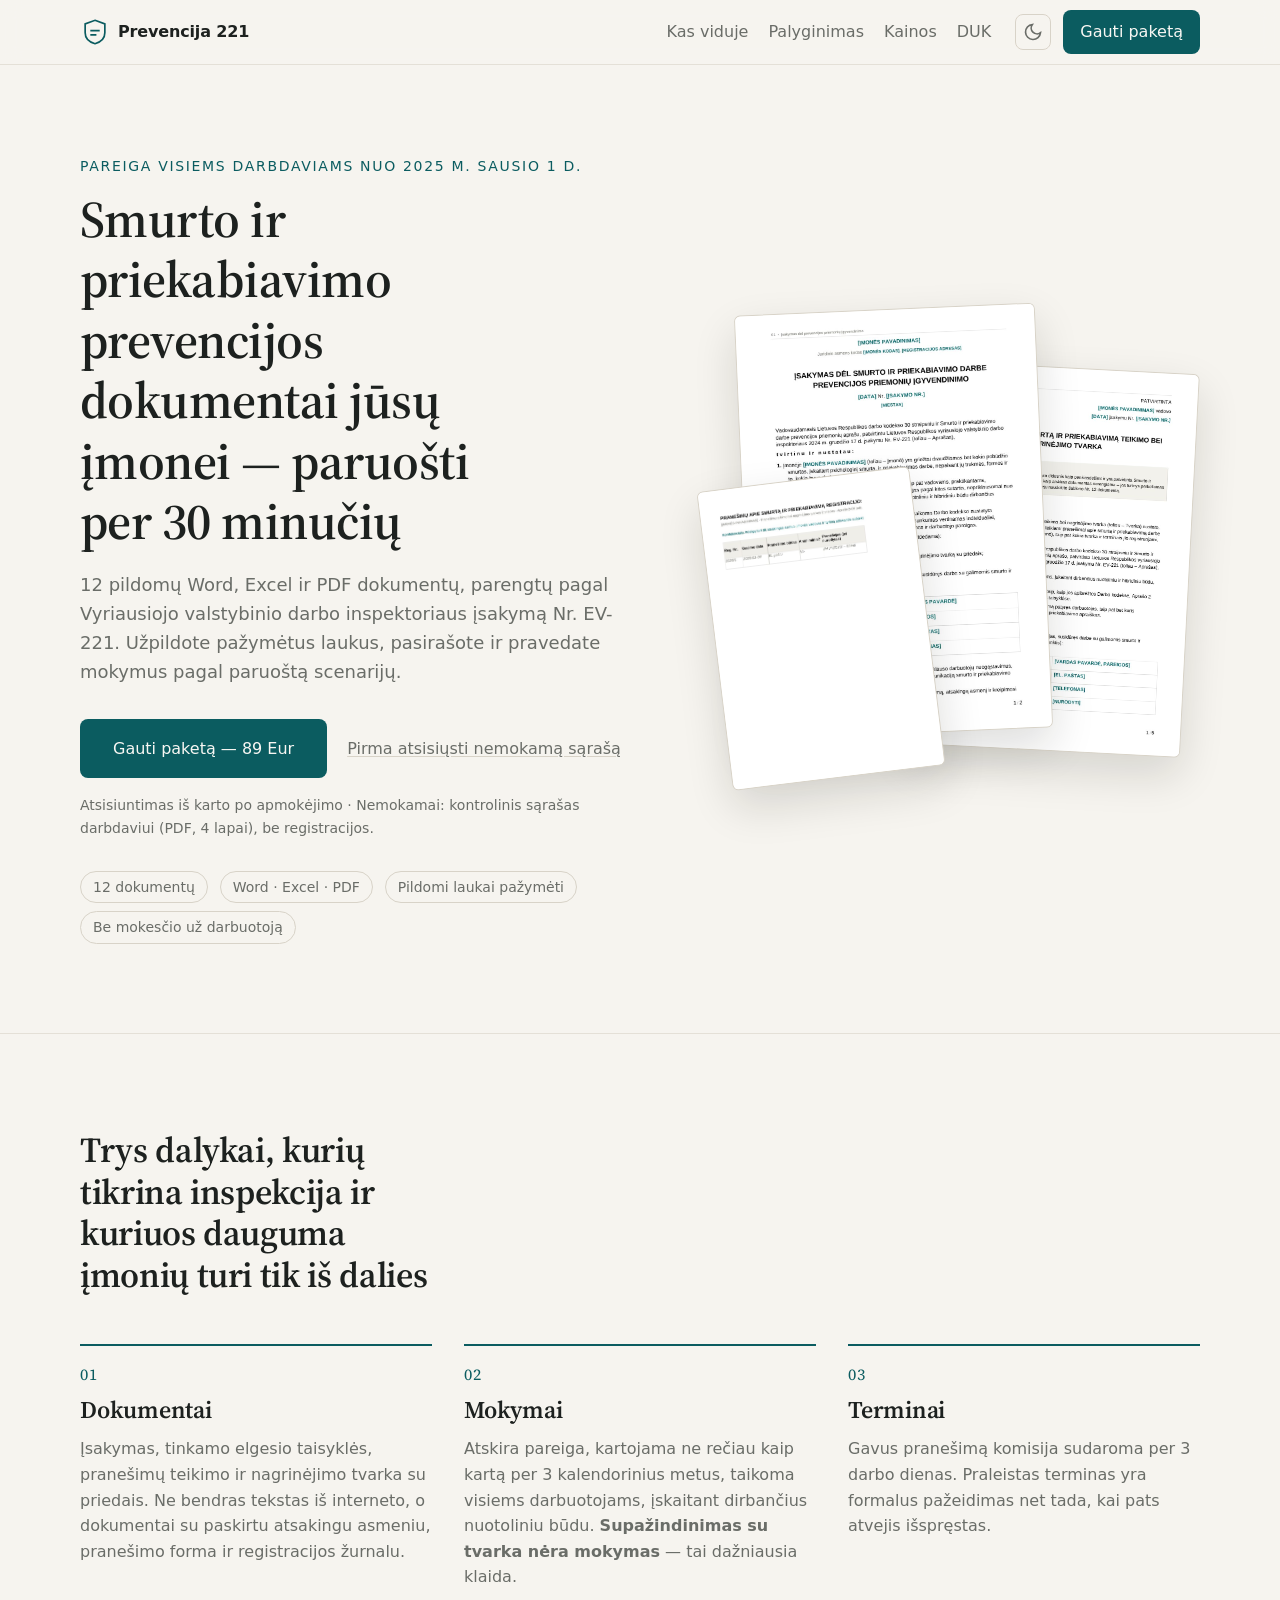
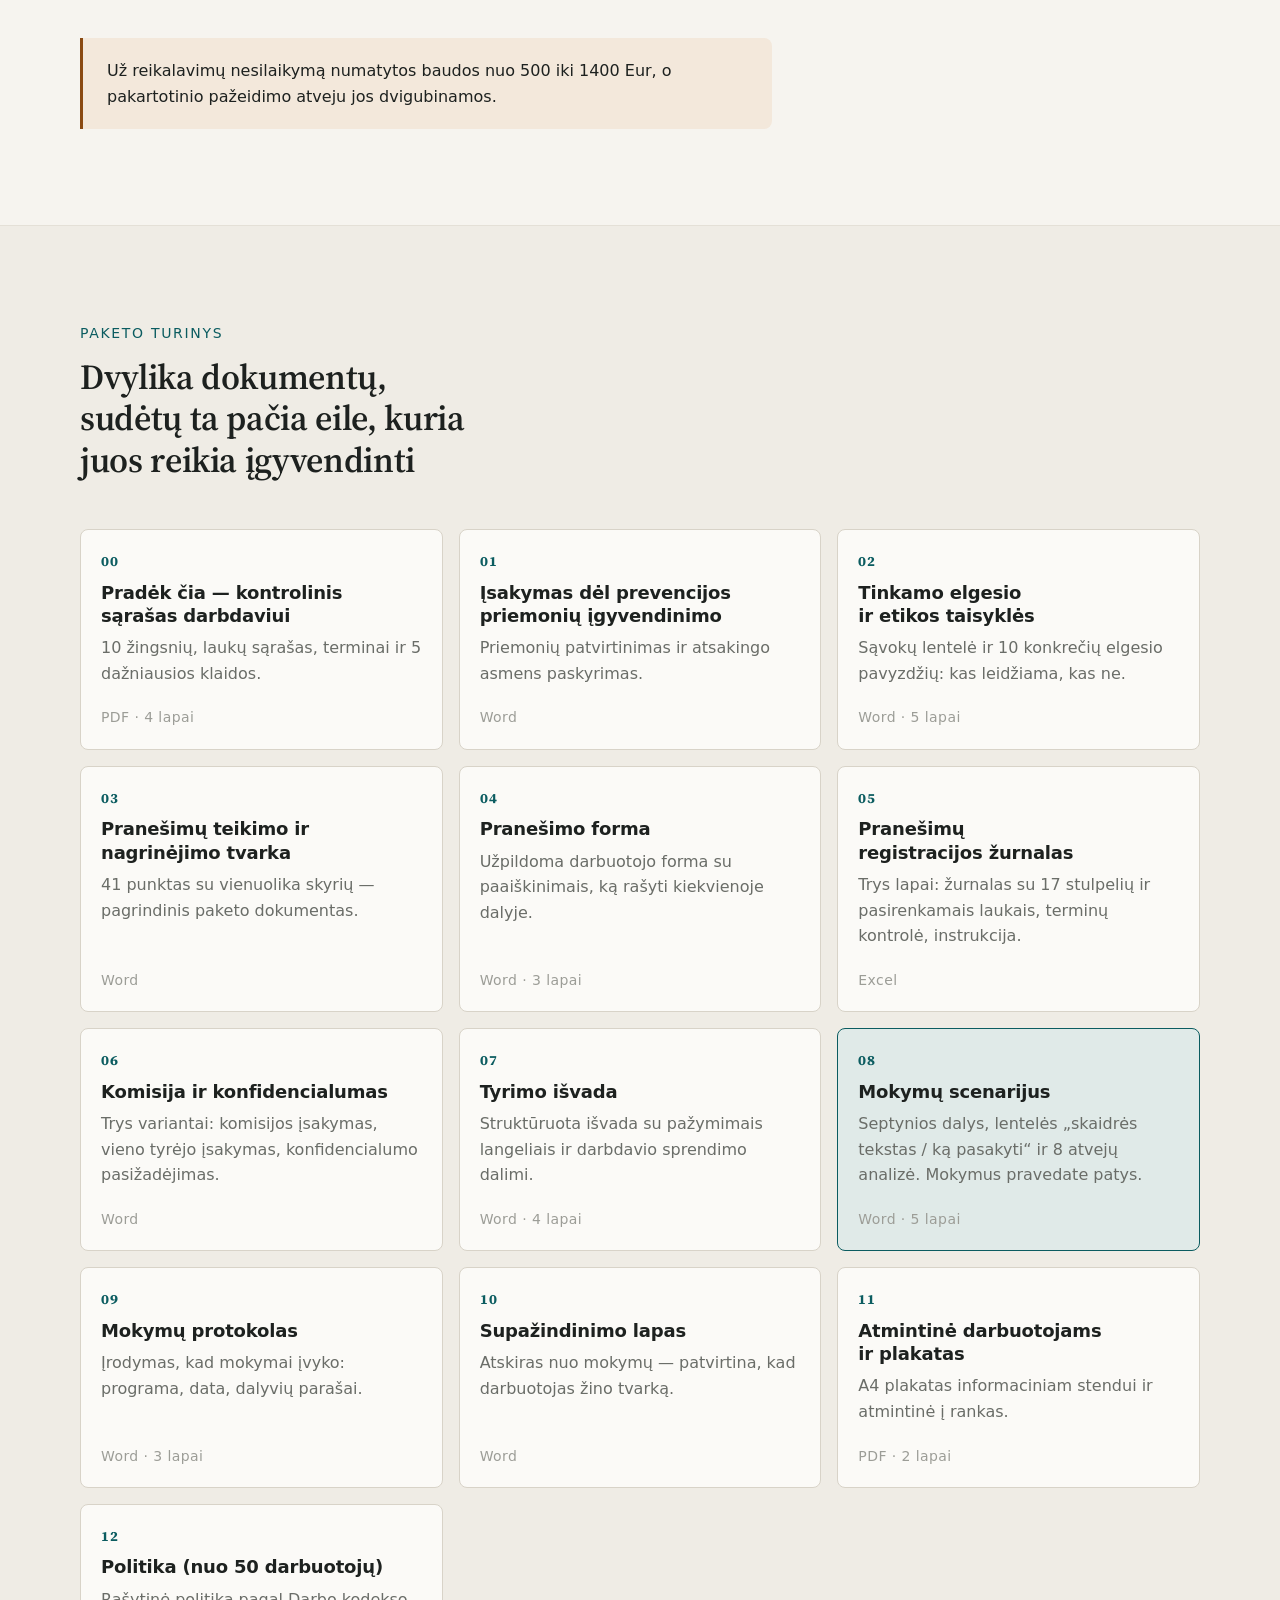
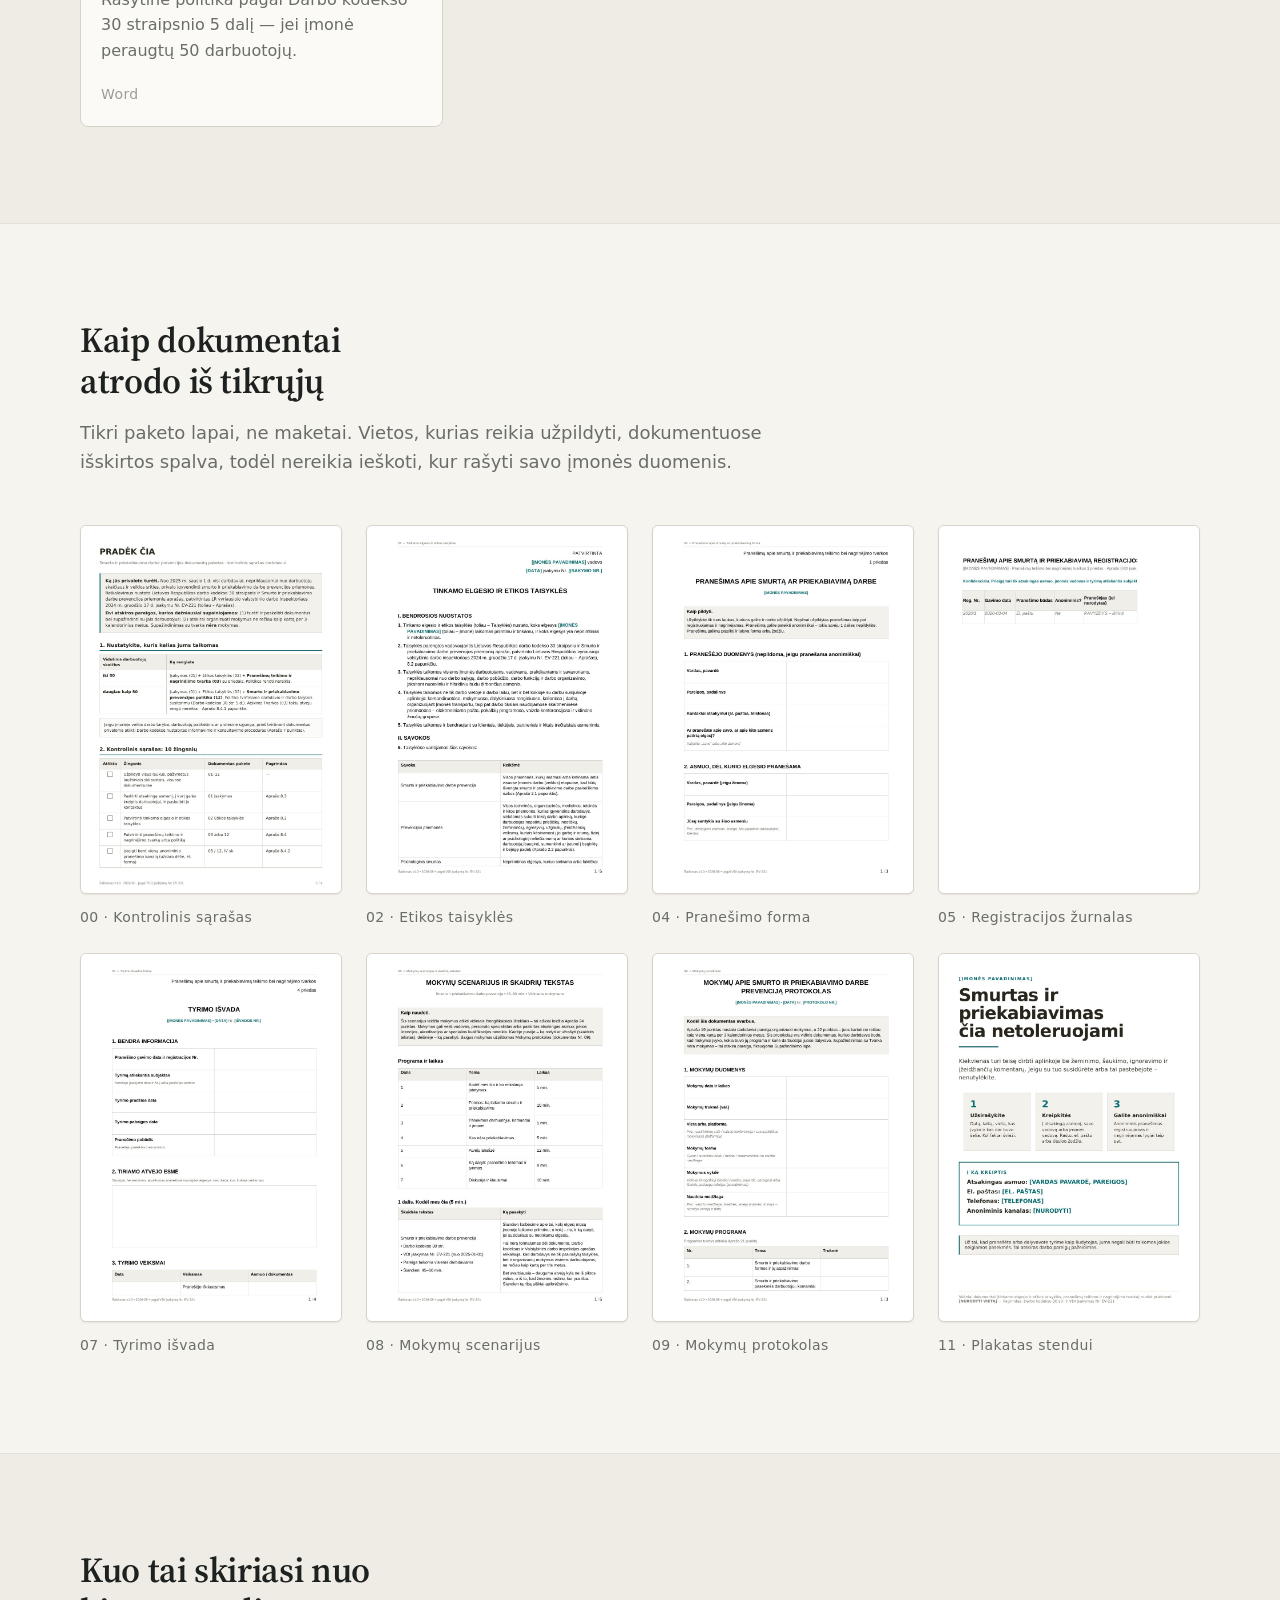
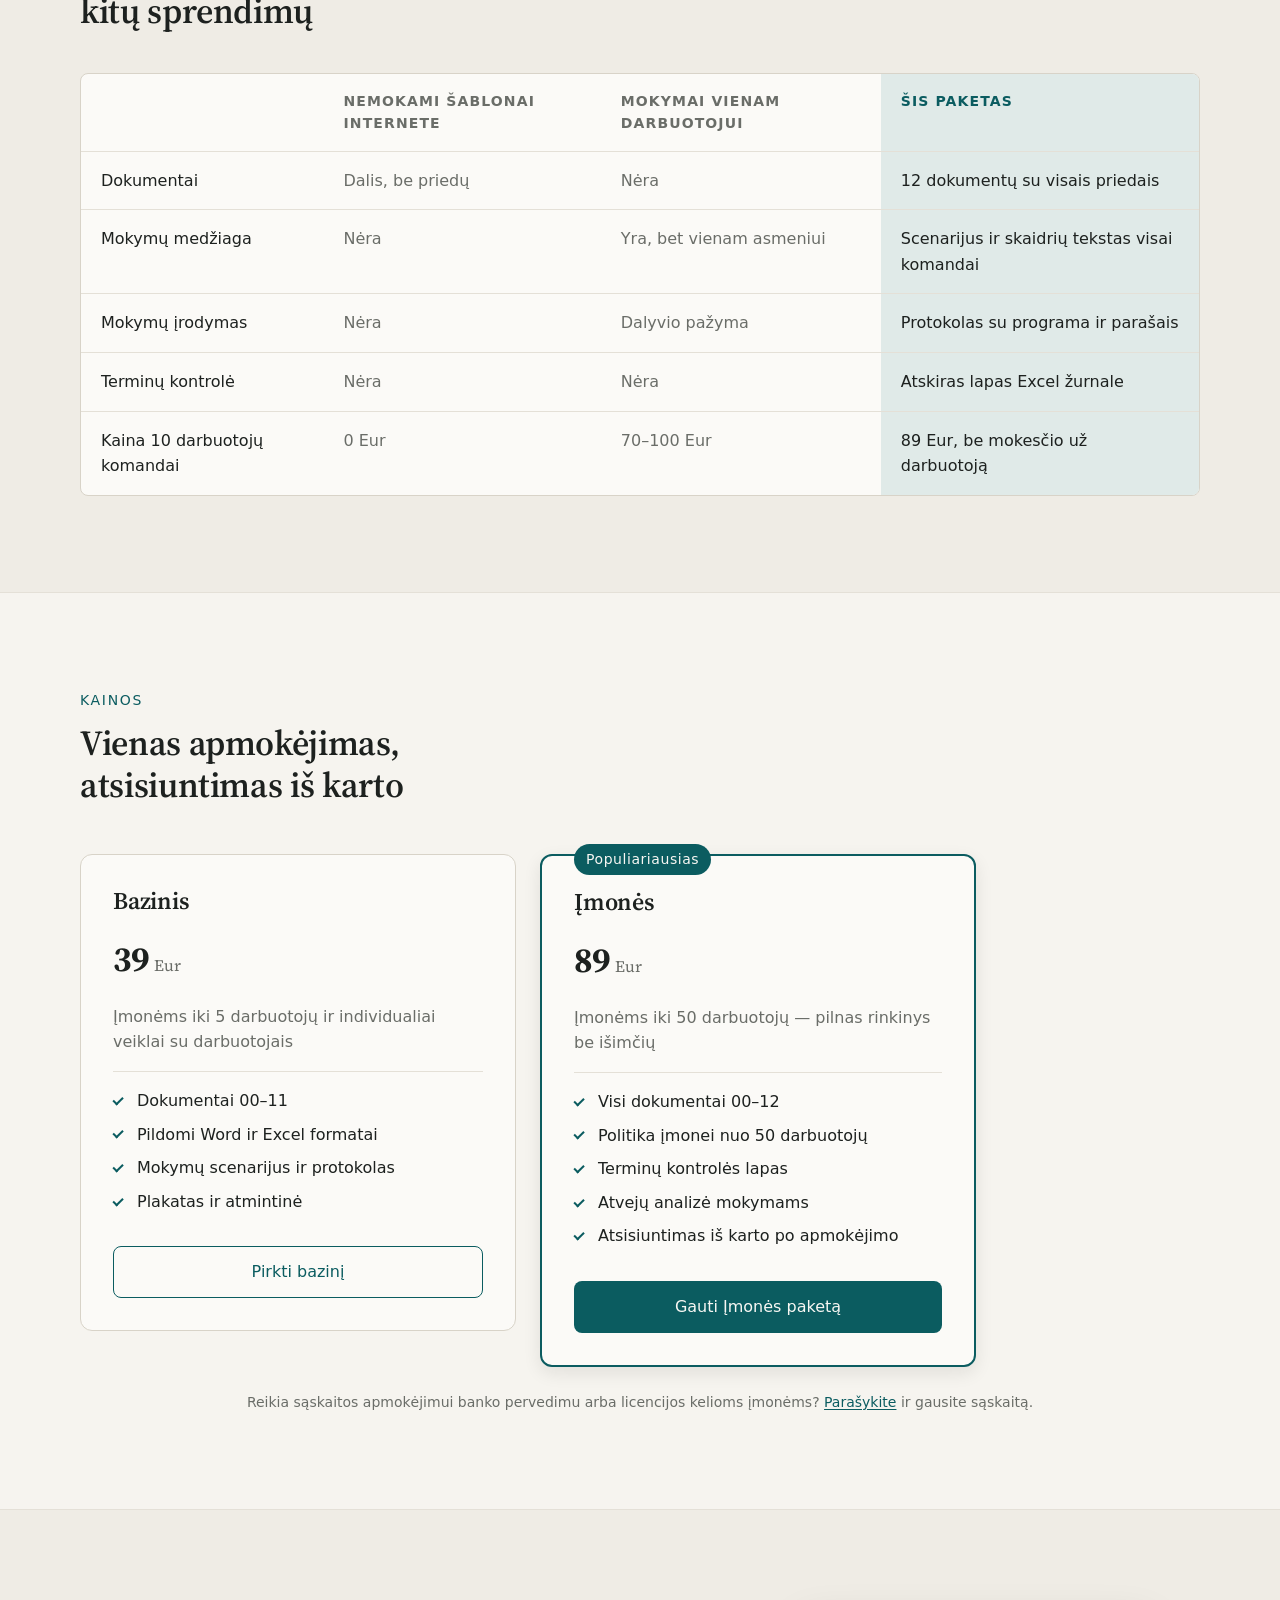
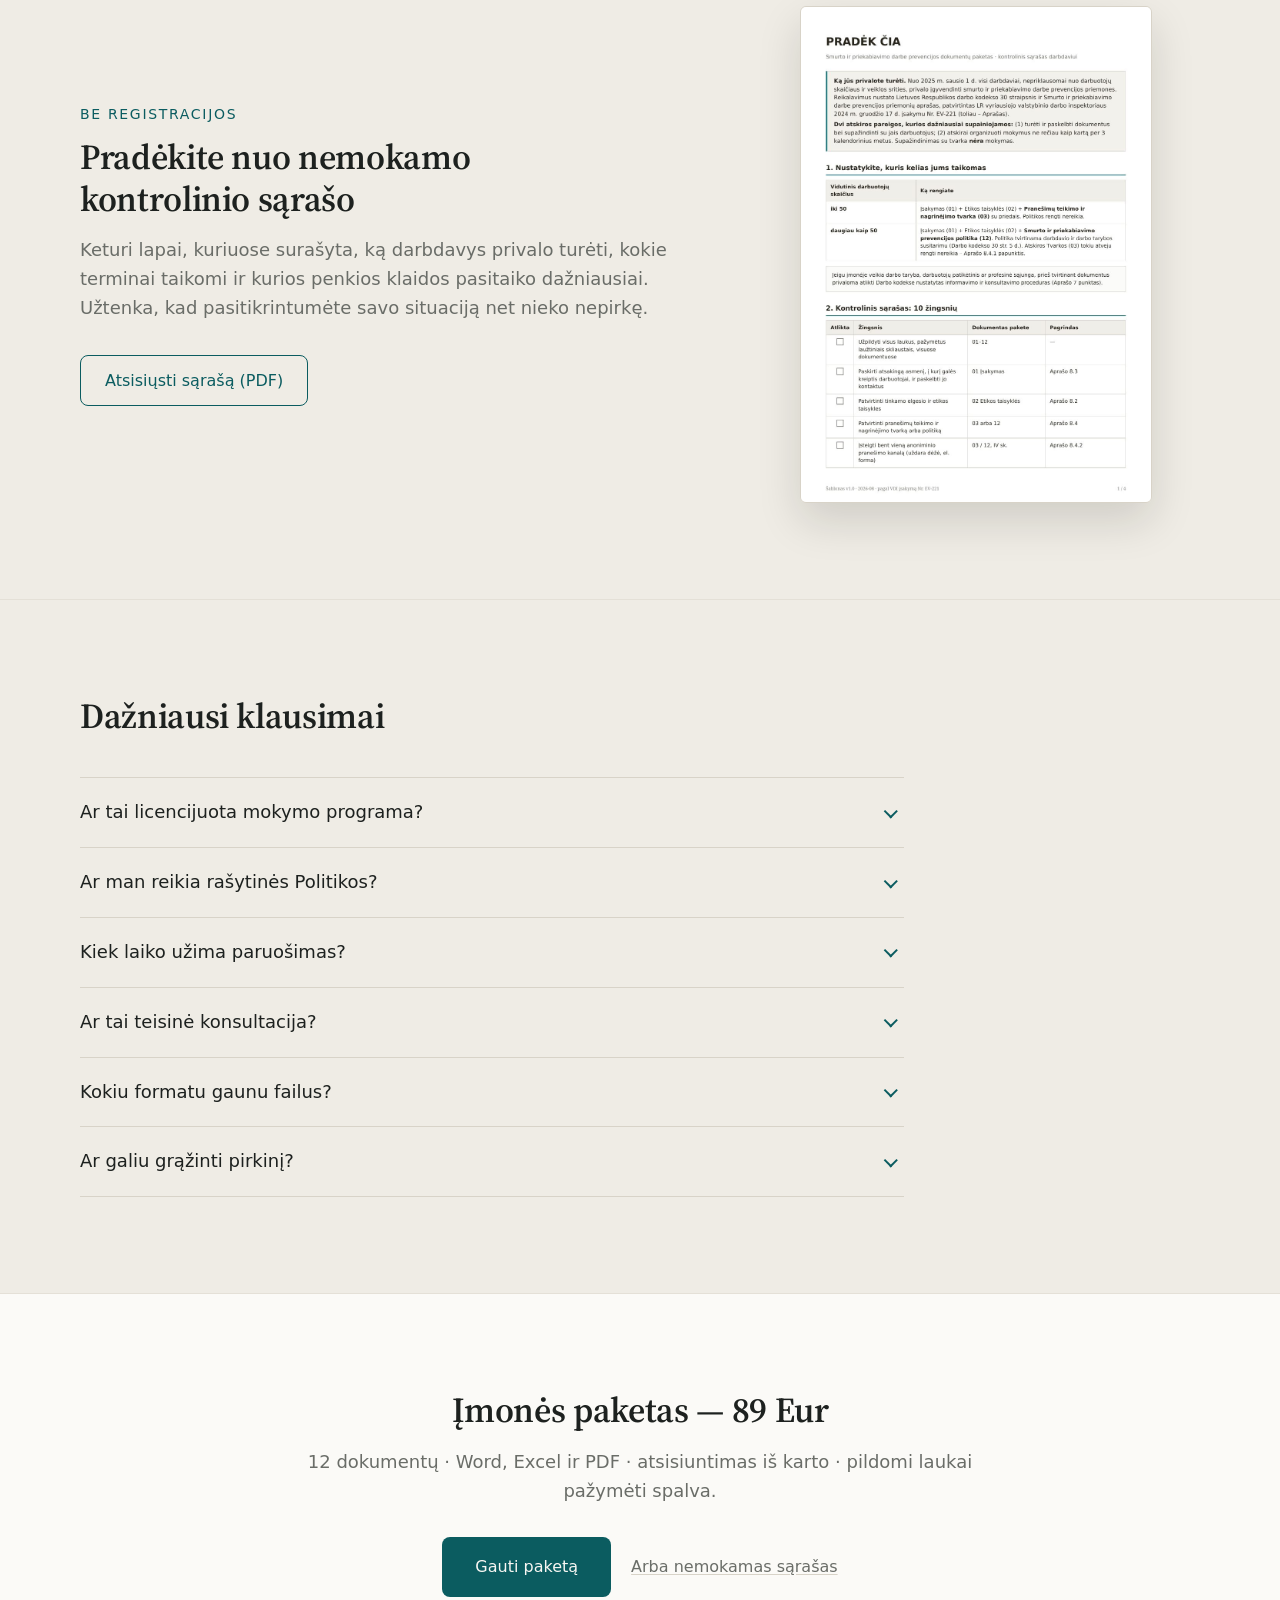
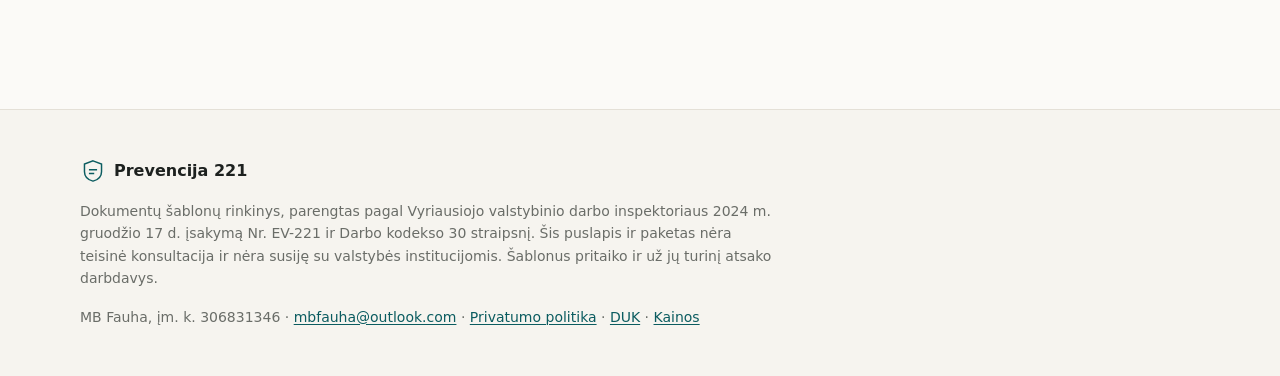
<file: index.html>
<!doctype html>
<html lang="lt" data-theme="light">
<head>
<meta charset="utf-8">
<meta name="facebook-domain-verification" content="uil7wvdhpu5eu5hnfyezm5ngom7s2q" />
<meta name="viewport" content="width=device-width, initial-scale=1">
<title>Smurto ir priekabiavimo prevencijos dokumentai įmonei | Prevencija 221</title>
<meta name="description" content="12 pildomų Word, Excel ir PDF dokumentų, parengtų pagal VDI įsakymą Nr. EV-221. Įsakymas, etikos taisyklės, pranešimų tvarka, registracijos žurnalas ir mokymų scenarijus. Atsisiuntimas iš karto.">
<link rel="icon" href="data:image/svg+xml,%3Csvg xmlns='http://www.w3.org/2000/svg' viewBox='0 0 32 32'%3E%3Crect width='32' height='32' rx='6' fill='%230B5C60'/%3E%3Cpath d='M16 6l8 3v8c0 5-3.4 7.8-8 9-4.6-1.2-8-4-8-9V9l8-3z' fill='none' stroke='%23F6F4EF' stroke-width='2'/%3E%3Cpath d='M12 15h8M12 19h5' stroke='%23F6F4EF' stroke-width='2'/%3E%3C/svg%3E">
<link href="https://api.fontshare.com/v2/css?f[]=satoshi@400,500,700&display=swap" rel="stylesheet">
<link rel="preconnect" href="https://fonts.googleapis.com">
<link rel="preconnect" href="https://fonts.gstatic.com" crossorigin>
<link href="https://fonts.googleapis.com/css2?family=Source+Serif+4:opsz,wght@8..60,400;8..60,600;8..60,700&display=swap" rel="stylesheet">
<link rel="stylesheet" href="style.css">
<!-- Payhip mokėjimo langas at(si)daromas ant šio puslapio -->

<!-- Meta Pixel Code -->
<script>
!function(f,b,e,v,n,t,s)
{if(f.fbq)return;n=f.fbq=function(){n.callMethod?
n.callMethod.apply(n,arguments):n.queue.push(arguments)};
if(!f._fbq)f._fbq=n;n.push=n;n.loaded=!0;n.version='2.0';
n.queue=[];t=b.createElement(e);t.async=!0;
t.src=v;s=b.getElementsByTagName(e)[0];
s.parentNode.insertBefore(t,s)}(window, document,'script',
'https://connect.facebook.net/en_US/fbevents.js');
fbq('init', '1093378949824634');
fbq('track', 'PageView');
</script>
<noscript><img height="1" width="1" style="display:none"
src="https://www.facebook.com/tr?id=1093378949824634&ev=PageView&noscript=1"
/></noscript>
<!-- End Meta Pixel Code -->

</head>
<body>

<a class="skip" href="#turinys">Pereiti prie turinio</a>

<header class="site-head">
  <div class="wrap head-in">
    <a class="brand" href="#turinys" aria-label="Prevencija 221 – pradžia">
      <svg class="mark" viewBox="0 0 32 32" width="30" height="30" fill="none" aria-hidden="true">
        <path d="M16 3.5l10.5 3.9v9.4c0 6.2-4.2 9.9-10.5 11.7C9.7 26.7 5.5 23 5.5 16.8V7.4L16 3.5z" stroke="currentColor" stroke-width="1.8"/>
        <path d="M11 14.5h10M11 19h6.5" stroke="currentColor" stroke-width="1.8"/>
      </svg>
      <span class="brand-txt">Prevencija&nbsp;221</span>
    </a>
    <nav class="nav" aria-label="Puslapio skyriai">
      <a href="#viduje">Kas viduje</a>
      <a href="#palyginimas">Palyginimas</a>
      <a href="#kainos">Kainos</a>
      <a href="#duk">DUK</a>
    </nav>
    <div class="head-act">
      <button class="icon-btn" data-theme-toggle aria-label="Perjungti į tamsų režimą">
        <svg width="20" height="20" viewBox="0 0 24 24" fill="none" stroke="currentColor" stroke-width="2"><path d="M21 12.79A9 9 0 1 1 11.21 3 7 7 0 0 0 21 12.79z"/></svg>
      </button>
      <a class="btn btn-sm" href="#kainos">Gauti paketą</a>
    </div>
  </div>
</header>

<main id="turinys">

  <!-- HERO -->
  <section class="hero">
    <div class="wrap hero-in">
      <div class="hero-copy">
        <p class="eyebrow">Pareiga visiems darbdaviams nuo 2025 m. sausio 1 d.</p>
        <h1>Smurto ir priekabiavimo prevencijos dokumentai jūsų įmonei&nbsp;— paruošti per 30 minučių</h1>
        <p class="lede">12 pildomų Word, Excel ir PDF dokumentų, parengtų pagal Vyriausiojo valstybinio darbo inspektoriaus įsakymą Nr.&nbsp;EV-221. Užpildote pažymėtus laukus, pasirašote ir pravedate mokymus pagal paruoštą scenarijų.</p>
        <div class="cta-row">
          <a class="btn btn-lg" href="https://payhip.com/b/EOrSZ" target="_blank" rel="noopener" data-buy-attr="imones" onclick="fbq('track', 'InitiateCheckout');">Gauti paketą — 89&nbsp;Eur</a>
          <a class="btn-ghost" href="#nemokamai">Pirma atsisiųsti nemokamą sąrašą</a>
        </div>
        <p class="micro">Atsisiuntimas iš karto po apmokėjimo · Nemokamai: kontrolinis sąrašas darbdaviui (PDF, 4 lapai), be registracijos.</p>
        <ul class="trust">
          <li>12 dokumentų</li>
          <li>Word · Excel · PDF</li>
          <li>Pildomi laukai pažymėti</li>
          <li>Be mokesčio už darbuotoją</li>
        </ul>
      </div>
      <div class="hero-vis" aria-hidden="true">
        <figure class="sheet sheet-a"><img src="img/01_Isakymas-del-prevencijos-priemoniu.jpg" alt="" loading="eager" width="827" height="1170"></figure>
        <figure class="sheet sheet-b"><img src="img/03_Pranesimu-teikimo-ir-nagrinejimo-tvarka.jpg" alt="" loading="eager" width="827" height="1170"></figure>
        <figure class="sheet sheet-c"><img src="img/05_Pranesimu-registracijos-zurnalas.jpg" alt="" loading="lazy" width="827" height="1170"></figure>
      </div>
    </div>
  </section>

  <!-- PROBLEMA -->
  <section class="sec" id="problema">
    <div class="wrap">
      <h2 class="sec-h">Trys dalykai, kurių tikrina inspekcija ir kuriuos dauguma įmonių turi tik iš dalies</h2>
      <ol class="probs">
        <li>
          <span class="num">01</span>
          <h3>Dokumentai</h3>
          <p>Įsakymas, tinkamo elgesio taisyklės, pranešimų teikimo ir nagrinėjimo tvarka su priedais. Ne bendras tekstas iš interneto, o dokumentai su paskirtu atsakingu asmeniu, pranešimo forma ir registracijos žurnalu.</p>
        </li>
        <li>
          <span class="num">02</span>
          <h3>Mokymai</h3>
          <p>Atskira pareiga, kartojama ne rečiau kaip kartą per 3 kalendorinius metus, taikoma visiems darbuotojams, įskaitant dirbančius nuotoliniu būdu. <strong>Supažindinimas su tvarka nėra mokymas</strong> — tai dažniausia klaida.</p>
        </li>
        <li>
          <span class="num">03</span>
          <h3>Terminai</h3>
          <p>Gavus pranešimą komisija sudaroma per 3 darbo dienas. Praleistas terminas yra formalus pažeidimas net tada, kai pats atvejis išspręstas.</p>
        </li>
      </ol>
      <p class="callout">Už reikalavimų nesilaikymą numatytos baudos nuo 500 iki 1400&nbsp;Eur, o pakartotinio pažeidimo atveju jos dvigubinamos.</p>
    </div>
  </section>

  <!-- KAS VIDUJE -->
  <section class="sec sec-alt" id="viduje">
    <div class="wrap">
      <p class="eyebrow">Paketo turinys</p>
      <h2 class="sec-h">Dvylika dokumentų, sudėtų ta pačia eile, kuria juos reikia įgyvendinti</h2>
      <div class="docs">
        <article class="doc"><span class="code">00</span><h3>Pradėk čia — kontrolinis sąrašas darbdaviui</h3><p>10 žingsnių, laukų sąrašas, terminai ir 5 dažniausios klaidos.</p><span class="fmt">PDF · 4 lapai</span></article>
        <article class="doc"><span class="code">01</span><h3>Įsakymas dėl prevencijos priemonių įgyvendinimo</h3><p>Priemonių patvirtinimas ir atsakingo asmens paskyrimas.</p><span class="fmt">Word</span></article>
        <article class="doc"><span class="code">02</span><h3>Tinkamo elgesio ir etikos taisyklės</h3><p>Sąvokų lentelė ir 10 konkrečių elgesio pavyzdžių: kas leidžiama, kas ne.</p><span class="fmt">Word · 5 lapai</span></article>
        <article class="doc"><span class="code">03</span><h3>Pranešimų teikimo ir nagrinėjimo tvarka</h3><p>41 punktas su vienuolika skyrių — pagrindinis paketo dokumentas.</p><span class="fmt">Word</span></article>
        <article class="doc"><span class="code">04</span><h3>Pranešimo forma</h3><p>Užpildoma darbuotojo forma su paaiškinimais, ką rašyti kiekvienoje dalyje.</p><span class="fmt">Word · 3 lapai</span></article>
        <article class="doc"><span class="code">05</span><h3>Pranešimų registracijos žurnalas</h3><p>Trys lapai: žurnalas su 17 stulpelių ir pasirenkamais laukais, terminų kontrolė, instrukcija.</p><span class="fmt">Excel</span></article>
        <article class="doc"><span class="code">06</span><h3>Komisija ir konfidencialumas</h3><p>Trys variantai: komisijos įsakymas, vieno tyrėjo įsakymas, konfidencialumo pasižadėjimas.</p><span class="fmt">Word</span></article>
        <article class="doc"><span class="code">07</span><h3>Tyrimo išvada</h3><p>Struktūruota išvada su pažymimais langeliais ir darbdavio sprendimo dalimi.</p><span class="fmt">Word · 4 lapai</span></article>
        <article class="doc doc-hi"><span class="code">08</span><h3>Mokymų scenarijus</h3><p>Septynios dalys, lentelės „skaidrės tekstas / ką pasakyti“ ir 8 atvejų analizė. Mokymus pravedate patys.</p><span class="fmt">Word · 5 lapai</span></article>
        <article class="doc"><span class="code">09</span><h3>Mokymų protokolas</h3><p>Įrodymas, kad mokymai įvyko: programa, data, dalyvių parašai.</p><span class="fmt">Word · 3 lapai</span></article>
        <article class="doc"><span class="code">10</span><h3>Supažindinimo lapas</h3><p>Atskiras nuo mokymų — patvirtina, kad darbuotojas žino tvarką.</p><span class="fmt">Word</span></article>
        <article class="doc"><span class="code">11</span><h3>Atmintinė darbuotojams ir plakatas</h3><p>A4 plakatas informaciniam stendui ir atmintinė į rankas.</p><span class="fmt">PDF · 2 lapai</span></article>
        <article class="doc"><span class="code">12</span><h3>Politika (nuo 50 darbuotojų)</h3><p>Rašytinė politika pagal Darbo kodekso 30 straipsnio 5 dalį — jei įmonė peraugtų 50 darbuotojų.</p><span class="fmt">Word</span></article>
      </div>
    </div>
  </section>

  <!-- GALERIJA -->
  <section class="sec" id="galerija">
    <div class="wrap">
      <h2 class="sec-h">Kaip dokumentai atrodo iš tikrųjų</h2>
      <p class="sec-lede">Tikri paketo lapai, ne maketai. Vietos, kurias reikia užpildyti, dokumentuose išskirtos spalva, todėl nereikia ieškoti, kur rašyti savo įmonės duomenis.</p>
      <div class="gal">
        <figure><img src="img/00_PRADEK-CIA_kontrolinis-sarasas.jpg" alt="Kontrolinio sąrašo darbdaviui pirmas lapas" loading="lazy" width="827" height="1170"><figcaption>00 · Kontrolinis sąrašas</figcaption></figure>
        <figure><img src="img/02_Tinkamo-elgesio-ir-etikos-taisykles.jpg" alt="Tinkamo elgesio ir etikos taisyklių pirmas lapas" loading="lazy" width="827" height="1170"><figcaption>02 · Etikos taisyklės</figcaption></figure>
        <figure><img src="img/04_Pranesimo-forma.jpg" alt="Pranešimo formos pirmas lapas" loading="lazy" width="827" height="1170"><figcaption>04 · Pranešimo forma</figcaption></figure>
        <figure><img src="img/05_Pranesimu-registracijos-zurnalas.jpg" alt="Pranešimų registracijos žurnalo lapas Excel formatu" loading="lazy" width="827" height="1170"><figcaption>05 · Registracijos žurnalas</figcaption></figure>
        <figure><img src="img/07_Tyrimo-isvada.jpg" alt="Tyrimo išvados pirmas lapas" loading="lazy" width="827" height="1170"><figcaption>07 · Tyrimo išvada</figcaption></figure>
        <figure><img src="img/08_Mokymu-scenarijus.jpg" alt="Mokymų scenarijaus pirmas lapas" loading="lazy" width="827" height="1170"><figcaption>08 · Mokymų scenarijus</figcaption></figure>
        <figure><img src="img/09_Mokymu-protokolas.jpg" alt="Mokymų protokolo pirmas lapas" loading="lazy" width="827" height="1170"><figcaption>09 · Mokymų protokolas</figcaption></figure>
        <figure><img src="img/11_Atmintine-ir-plakatas.jpg" alt="Plakatas informaciniam stendui" loading="lazy" width="827" height="1170"><figcaption>11 · Plakatas stendui</figcaption></figure>
      </div>
    </div>
  </section>

  <!-- PALYGINIMAS -->
  <section class="sec sec-alt" id="palyginimas">
    <div class="wrap">
      <h2 class="sec-h">Kuo tai skiriasi nuo kitų sprendimų</h2>
      <div class="tbl-wrap">
        <table class="cmp">
          <caption class="sr">Paketo palyginimas su nemokamais šablonais ir mokymais vienam darbuotojui</caption>
          <thead>
            <tr>
              <th scope="col">&nbsp;</th>
              <th scope="col">Nemokami šablonai internete</th>
              <th scope="col">Mokymai vienam darbuotojui</th>
              <th scope="col" class="hi">Šis paketas</th>
            </tr>
          </thead>
          <tbody>
            <tr><th scope="row">Dokumentai</th><td>Dalis, be priedų</td><td>Nėra</td><td class="hi">12 dokumentų su visais priedais</td></tr>
            <tr><th scope="row">Mokymų medžiaga</th><td>Nėra</td><td>Yra, bet vienam asmeniui</td><td class="hi">Scenarijus ir skaidrių tekstas visai komandai</td></tr>
            <tr><th scope="row">Mokymų įrodymas</th><td>Nėra</td><td>Dalyvio pažyma</td><td class="hi">Protokolas su programa ir parašais</td></tr>
            <tr><th scope="row">Terminų kontrolė</th><td>Nėra</td><td>Nėra</td><td class="hi">Atskiras lapas Excel žurnale</td></tr>
            <tr><th scope="row">Kaina 10 darbuotojų komandai</th><td>0 Eur</td><td>70–100 Eur</td><td class="hi">89 Eur, be mokesčio už darbuotoją</td></tr>
          </tbody>
        </table>
      </div>
      <p class="micro scroll-hint">Lentelę galima stumti į šoną.</p>
    </div>
  </section>

  <!-- KAINOS -->
  <section class="sec" id="kainos">
    <div class="wrap">
      <p class="eyebrow">Kainos</p>
      <h2 class="sec-h">Vienas apmokėjimas, atsisiuntimas iš karto</h2>
      <div class="plans">
       <article class="plan" id="bazinis">
  <h3>Bazinis</h3>
          <p class="price"><span>39</span> Eur</p>
          <p class="plan-for">Įmonėms iki 5 darbuotojų ir individualiai veiklai su darbuotojais</p>
          <ul class="ticks">
            <li>Dokumentai 00–11</li>
            <li>Pildomi Word ir Excel formatai</li>
            <li>Mokymų scenarijus ir protokolas</li>
            <li>Plakatas ir atmintinė</li>
          </ul>
          <a class="btn btn-outline" href="https://payhip.com/b/sjzaV" target="_blank" rel="noopener" data-buy="bazinis">Pirkti bazinį</a>
        </article>
        <article class="plan plan-main" id="imones">
  <span class="badge">Populiariausias</span>
  <h3>Įmonės</h3>
          <p class="price"><span>89</span> Eur</p>
          <p class="plan-for">Įmonėms iki 50 darbuotojų — pilnas rinkinys be išimčių</p>
          <ul class="ticks">
            <li>Visi dokumentai 00–12</li>
            <li>Politika įmonei nuo 50 darbuotojų</li>
            <li>Terminų kontrolės lapas</li>
            <li>Atvejų analizė mokymams</li>
            <li>Atsisiuntimas iš karto po apmokėjimo</li>
          </ul>
          <a class="btn" href="https://payhip.com/b/EOrSZ" target="_blank" rel="noopener" data-buy-attr="imones" onclick="fbq('track', 'InitiateCheckout');">Gauti Įmonės paketą</a>
        </article>
      </div>
      <p class="micro center">Reikia sąskaitos apmokėjimui banko pervedimu arba licencijos kelioms įmonėms? <a href="#kontaktas">Parašykite</a> ir gausite sąskaitą.</p>
    </div>
  </section>

  <!-- NEMOKAMAI -->
  <section class="sec free" id="nemokamai">
    <div class="wrap free-in">
      <div>
        <p class="eyebrow">Be registracijos</p>
        <h2 class="sec-h">Pradėkite nuo nemokamo kontrolinio sąrašo</h2>
        <p class="sec-lede">Keturi lapai, kuriuose surašyta, ką darbdavys privalo turėti, kokie terminai taikomi ir kurios penkios klaidos pasitaiko dažniausiai. Užtenka, kad pasitikrintumėte savo situaciją net nieko nepirkę.</p>
        <a class="btn btn-outline" href="https://payhip.com/b/OAJkd" target="_blank" rel="noopener" data-buy="nemokamas" onclick="fbq('track', 'Lead');">Atsisiųsti sąrašą (PDF)</a>
      </div>
      <figure class="free-vis"><img src="img/00_PRADEK-CIA_kontrolinis-sarasas.jpg" alt="Nemokamo kontrolinio sąrašo pirmas lapas" loading="lazy" width="827" height="1170"></figure>
    </div>
  </section>

  <!-- DUK -->
  <section class="sec sec-alt" id="duk">
    <div class="wrap">
      <h2 class="sec-h">Dažniausi klausimai</h2>
      <div class="faq">
        <details>
          <summary>Ar tai licencijuota mokymo programa?</summary>
          <p>Ne, ir jos nereikia. Aprašas nenustato kvalifikacijos, licencijos ar akreditacijos reikalavimų mokymus vedančiam asmeniui, o mokymus leidžiama organizuoti vidiniais žmogiškaisiais ištekliais. Darbo inspekcija taip pat pažymi, kad Darbo kodeksas nenumato šių mokymų atlikimo būdo ir formos. Paketas neteikia valstybės pripažintų pažymėjimų — jų šiai pareigai ir nereikia.</p>
        </details>
        <details>
          <summary>Ar man reikia rašytinės Politikos?</summary>
          <p>Rašytinė politika privaloma tik darbdaviui, kurio vidutinis darbuotojų skaičius didesnis kaip penkiasdešimt. Mažesnėms įmonėms pakanka pranešimų teikimo ir nagrinėjimo tvarkos. Politika vis tiek įtraukta į Įmonės paketą — jei įmonė peraugtų šią ribą, dokumento nereikės pirkti iš naujo.</p>
        </details>
        <details>
          <summary>Kiek laiko užima paruošimas?</summary>
          <p>Apie 30 minučių dokumentams: pagal kontrolinį sąrašą užpildote įmonės duomenis, atsakingą asmenį ir pranešimų kanalą, atsispausdinate ir pasirašote. Mokymams pagal 08 scenarijų atskirai skirkite 45–60 minučių su komanda.</p>
        </details>
        <details>
          <summary>Ar tai teisinė konsultacija?</summary>
          <p>Ne. Tai šablonų rinkinys, kurį pritaikote savo įmonei. Individualiais atvejais, ypač tiriant konkretų pranešimą, kreipkitės į teisininką.</p>
        </details>
        <details>
          <summary>Kokiu formatu gaunu failus?</summary>
          <p>Vienas ZIP archyvas: dokumentai Word (.docx), registracijos žurnalas Excel (.xlsx), kontrolinis sąrašas ir plakatas PDF. Failai atsidaro ir su Google Docs bei LibreOffice.</p>
        </details>
        <details>
          <summary>Ar galiu grąžinti pirkinį?</summary>
          <p>Prieš atsisiuntimą prašome patvirtinti, kad turinys pateikiamas nedelsiant ir kad tokiu atveju netaikoma 14 dienų atsisakymo teisė — tokia yra skaitmeninio turinio tvarka. Jei failas neatsidaro arba archyvas sugadintas, parašykite ir išsiųsime iš naujo arba grąžinsime pinigus.</p>
        </details>
      </div>
    </div>
  </section>

  <!-- FINAL CTA -->
  <section class="sec final" id="kontaktas">
    <div class="wrap wrap-narrow center">
      <h2 class="sec-h">Įmonės paketas — 89 Eur</h2>
      <p class="sec-lede">12 dokumentų · Word, Excel ir PDF · atsisiuntimas iš karto · pildomi laukai pažymėti spalva.</p>
      <div class="cta-row center-row">
        <a class="btn btn-lg" href="https://payhip.com/b/EOrSZ" target="_blank" rel="noopener" data-buy="imones">Gauti paketą</a>
        <a class="btn-ghost" href="https://payhip.com/b/OAJkd" target="_blank" rel="noopener" data-buy="nemokamas">Arba nemokamas sąrašas</a>
      </div>
    </div>
  </section>

</main>

<footer class="site-foot">
  <div class="wrap foot-in">
    <div class="foot-brand">
      <svg class="mark" viewBox="0 0 32 32" width="26" height="26" fill="none" aria-hidden="true">
        <path d="M16 3.5l10.5 3.9v9.4c0 6.2-4.2 9.9-10.5 11.7C9.7 26.7 5.5 23 5.5 16.8V7.4L16 3.5z" stroke="currentColor" stroke-width="1.8"/>
        <path d="M11 14.5h10M11 19h6.5" stroke="currentColor" stroke-width="1.8"/>
      </svg>
      <span>Prevencija 221</span>
    </div>
    <p class="disclaimer">Dokumentų šablonų rinkinys, parengtas pagal Vyriausiojo valstybinio darbo inspektoriaus 2024 m. gruodžio 17 d. įsakymą Nr. EV-221 ir Darbo kodekso 30 straipsnį. Šis puslapis ir paketas nėra teisinė konsultacija ir nėra susiję su valstybės institucijomis. Šablonus pritaiko ir už jų turinį atsako darbdavys.</p>
    <p class="foot-meta">MB Fauha, įm. k. 306831346 · <a href="mailto:mbfauha@outlook.com">mbfauha@outlook.com</a> · <a href="privatumo-politika.html">Privatumo politika</a> · <a href="#duk">DUK</a> · <a href="#kainos">Kainos</a></p>
  </div>
</footer>

<script src="app-v2.js?v=2"></script>
<script data-pplx-inline-edit>
(function () {
  if (window === window.top) return;

  const allowedParentOrigins = ["https://www.perplexity.ai","https://perplexity.ai","https://testing.perplexity.ai","https://staging.perplexity.ai","https://*.preview.i.perplexity.ai","http://perplexity.localhost","http://localhost:1420","http://127.0.0.1:1420","http://localhost:3000","http://127.0.0.1:3000","http://localhost:5173","http://127.0.0.1:5173"];
  const MAX_FONT_BYTES = 500 * 1024;
  const MAX_TOTAL_FONT_BYTES = 2 * 1024 * 1024;
  let scrollForwarding = false;
  let scrollRaf = 0;
  let trustedTopOrigin = null;

  // Allow entries like "https://*.preview.i.perplexity.ai" — the wildcard
  // matches a single DNS label (no dots), so "https://*.foo" cannot stretch
  // across multiple labels.
  function matchesAllowedOrigin(origin) {
    if (!origin) return false;
    for (const entry of allowedParentOrigins) {
      if (!entry.includes("*")) {
        if (entry === origin) return true;
        continue;
      }
      const pattern = new RegExp(
        "^" +
          entry.replace(/[.+?^${}()|[\]\\]/g, "\\$&").replace(/\*/g, "[^.]+") +
          "$",
      );
      if (pattern.test(origin)) return true;
    }
    return false;
  }

  // Trust decision: when the sender is same-origin-visible (event.origin is a
  // real origin like https://www.perplexity.ai) we trust event.origin directly.
  // When event.origin is "null" (opaque broker srcdoc), we fall back to the
  // broker's stamped `parentOrigin` to identify the top window. The fallback
  // is claim-only — we rely on the browser's native `targetOrigin` enforcement
  // on the response path (see postToTrustedTop) to ensure replies can't be
  // delivered to anyone but the actual top window of that claimed origin.
  function getTrustedParentOrigin(event) {
    const forwardedParentOrigin =
      typeof event.data.parentOrigin === "string" ? event.data.parentOrigin : null;
    const parentOrigin = event.origin === "null" ? forwardedParentOrigin : event.origin;
    return matchesAllowedOrigin(parentOrigin) ? parentOrigin : null;
  }

  // All responses go to window.top with targetOrigin = the allowlisted origin.
  // An attacker that iframes us inside their own null-origin broker can claim
  // any parentOrigin they like, but the browser will drop the reply whenever
  // the real top's origin doesn't match — so the screenshot never leaves.
  function postToTrustedTop(message) {
    if (!trustedTopOrigin) return;
    try {
      window.top.postMessage(message, trustedTopOrigin);
    } catch (_error) {}
  }

  function inlineAll(original, clone) {
    if (original.nodeType !== 1 || clone.nodeType !== 1) return;

    try {
      const computedStyle = getComputedStyle(original);
      // cssText on a computed style is the serialized declaration in modern
      // Chromium/Safari — a single read beats enumerating ~400 longhand
      // properties. Firefox returns "" here, so we fall back on empty.
      const serialized = computedStyle.cssText;
      if (serialized) {
        clone.style.cssText = serialized;
      } else {
        const parts = new Array(computedStyle.length);
        for (let index = 0; index < computedStyle.length; index += 1) {
          const property = computedStyle[index];
          parts[index] = `${property}:${computedStyle.getPropertyValue(property)};`;
        }
        clone.style.cssText = parts.join("");
      }
    } catch (_error) {}

    const originalChildren = original.children;
    const clonedChildren = clone.children;
    for (
      let index = 0;
      index < originalChildren.length && index < clonedChildren.length;
      index += 1
    ) {
      inlineAll(originalChildren[index], clonedChildren[index]);
    }
  }

  function extractFontUrl(srcValue) {
    const matches = [
      ...srcValue.matchAll(
        /url\(["']?([^"')]+)["']?\)(?:\s*format\(["']?([^"')]+)["']?\))?/gi,
      ),
    ];
    if (matches.length === 0) return null;
    const woff2 = matches.find((m) => m[2] && m[2].toLowerCase().includes("woff2"));
    if (woff2) return woff2[1];
    const woff = matches.find((m) => m[2] && m[2].toLowerCase().includes("woff"));
    if (woff) return woff[1];
    return matches[0][1];
  }

  // Cache resolved font URL -> data URI across captures. Fonts on a page
  // essentially never change, and a batch run emits multiple captures back to
  // back — without this we'd refetch + re-base64 every time.
  const fontDataUriCache = new Map();
  const SRC_DECLARATION_RE = /src\s*:\s*[^;}]+/i;

  async function fetchAsDataUri(url) {
    if (fontDataUriCache.has(url)) return fontDataUriCache.get(url);
    let dataUri = null;
    try {
      const response = await fetch(url, { mode: "cors", credentials: "omit" });
      if (response.ok) {
        const blob = await response.blob();
        if (blob.size <= MAX_FONT_BYTES) {
          dataUri = await new Promise((resolve) => {
            const reader = new FileReader();
            reader.onloadend = () =>
              resolve(typeof reader.result === "string" ? reader.result : null);
            reader.onerror = () => resolve(null);
            reader.readAsDataURL(blob);
          });
        }
      }
    } catch (_error) {
      dataUri = null;
    }
    fontDataUriCache.set(url, dataUri);
    return dataUri;
  }

  function collectFontFaceRuleTexts() {
    const rules = [];
    for (const sheet of document.styleSheets) {
      let cssRules;
      try {
        cssRules = sheet.cssRules;
      } catch (_error) {
        continue;
      }
      if (!cssRules) continue;
      for (const rule of cssRules) {
        const cssText = rule.cssText || "";
        if (cssText.startsWith("@font-face")) rules.push(cssText);
      }
    }
    return rules;
  }

  async function buildInlinedFontCss() {
    const ruleTexts = collectFontFaceRuleTexts();
    if (ruleTexts.length === 0) return null;

    const resolved = ruleTexts.map((cssText) => {
      if (!SRC_DECLARATION_RE.test(cssText)) return null;
      const srcMatch = cssText.match(/src\s*:\s*([^;}]+)[;}]/i);
      if (!srcMatch) return null;
      const url = extractFontUrl(srcMatch[1]);
      if (!url) return null;
      try {
        return { cssText, url: new URL(url, document.baseURI).href };
      } catch (_error) {
        return null;
      }
    });

    const dataUris = await Promise.all(
      resolved.map((entry) => (entry ? fetchAsDataUri(entry.url) : Promise.resolve(null))),
    );

    const inlined = [];
    let totalBytes = 0;
    for (let index = 0; index < resolved.length; index += 1) {
      const entry = resolved[index];
      const dataUri = dataUris[index];
      if (!entry || !dataUri) continue;
      const approxBytes = dataUri.length * 0.75;
      if (totalBytes + approxBytes > MAX_TOTAL_FONT_BYTES) break;
      totalBytes += approxBytes;
      inlined.push(entry.cssText.replace(SRC_DECLARATION_RE, `src: url("${dataUri}")`));
    }
    return inlined.length > 0 ? inlined.join("\n") : null;
  }

  function stripExternal(clone) {
    const images = clone.querySelectorAll("img");
    for (let index = 0; index < images.length; index += 1) {
      const src = images[index].getAttribute("src");
      if (src && !src.startsWith("data:")) images[index].removeAttribute("src");
    }

    const elements = clone.querySelectorAll("*");
    for (let index = 0; index < elements.length; index += 1) {
      const style = elements[index].style.cssText;
      if (style && style.includes("url(")) {
        elements[index].style.cssText = style.replace(
          /url\(["']?(?!data:)[^)"']*["']?\)/gi,
          "none",
        );
      }
    }
  }

  function emitScroll() {
    scrollRaf = 0;
    if (!scrollForwarding) return;
    postToTrustedTop({
      type: "INLINE_EDIT_SCROLL",
      scrollX: window.scrollX,
      scrollY: window.scrollY,
    });
  }

  window.addEventListener(
    "scroll",
    function () {
      if (!scrollForwarding || scrollRaf) return;
      scrollRaf = requestAnimationFrame(emitScroll);
    },
    { passive: true, capture: true },
  );

  async function handleCaptureRequest(event) {
    const requestId = event.data.requestId;
    const scrollX = window.scrollX;
    const scrollY = window.scrollY;
    const width = window.innerWidth;
    const height = window.innerHeight;

    function postResult(dataUrl) {
      postToTrustedTop({
        type: "INLINE_EDIT_SCREENSHOT_RESULT",
        requestId,
        dataUrl,
        scrollX,
        scrollY,
      });
    }

    try {
      // Wait for any pending web fonts to resolve so both inline metrics and
      // the @font-face inlining below see the same loaded faces.
      if (document.fonts && document.fonts.ready) {
        try {
          await document.fonts.ready;
        } catch (_error) {}
      }

      const clone = document.documentElement.cloneNode(true);
      inlineAll(document.documentElement, clone);

      const removedNodes = clone.querySelectorAll("script,link[rel=\"stylesheet\"],style");
      for (let index = 0; index < removedNodes.length; index += 1) {
        removedNodes[index].remove();
      }

      stripExternal(clone);

      // Re-embed web fonts as data-URI @font-face rules so the SVG rasterizer
      // can resolve them — external font URLs aren't fetched during
      // foreignObject rendering, which would otherwise force a fallback face
      // and change text metrics.
      const inlinedFontCss = await buildInlinedFontCss();
      if (inlinedFontCss) {
        const styleEl = document.createElement("style");
        styleEl.textContent = inlinedFontCss;
        const head = clone.querySelector("head");
        if (head) head.appendChild(styleEl);
        else clone.insertBefore(styleEl, clone.firstChild);
      }

      const html = new XMLSerializer().serializeToString(clone);
      const svg =
        `<svg xmlns="http://www.w3.org/2000/svg" width="${width}" height="${height}">` +
        '<foreignObject width="100%" height="100%">' +
        `<div xmlns="http://www.w3.org/1999/xhtml" style="width:${width}px;height:${height}px;overflow:hidden">` +
        `<div style="position:relative;left:-${scrollX}px;top:-${scrollY}px">` +
        html +
        "</div></div></foreignObject></svg>";
      const svgUrl = `data:image/svg+xml;charset=utf-8,${encodeURIComponent(svg)}`;
      const image = new Image();
      image.onload = function () {
        const canvas = document.createElement("canvas");
        canvas.width = width;
        canvas.height = height;
        canvas.getContext("2d").drawImage(image, 0, 0);
        postResult(canvas.toDataURL("image/png"));
      };
      image.onerror = function () {
        postResult(null);
      };
      image.src = svgUrl;
    } catch (_error) {
      postResult(null);
    }
  }

  window.addEventListener("message", function (event) {
    if (!event.data) return;
    // Only accept messages from the direct parent frame. Blocks sibling /
    // unrelated-window postMessage senders that could otherwise reach us.
    if (event.source !== window.parent) return;

    const trustedParentOrigin = getTrustedParentOrigin(event);
    if (!trustedParentOrigin) return;
    trustedTopOrigin = trustedParentOrigin;

    if (event.data.type === "INLINE_EDIT_SCROLL_START") {
      scrollForwarding = true;
      emitScroll();
      return;
    }

    if (event.data.type === "INLINE_EDIT_SCROLL_STOP") {
      scrollForwarding = false;
      if (scrollRaf) cancelAnimationFrame(scrollRaf);
      scrollRaf = 0;
      return;
    }

    if (event.data.type !== "INLINE_EDIT_CAPTURE_REQUEST") return;

    handleCaptureRequest(event);
  });
})();


</script></body>
</html>
</file>
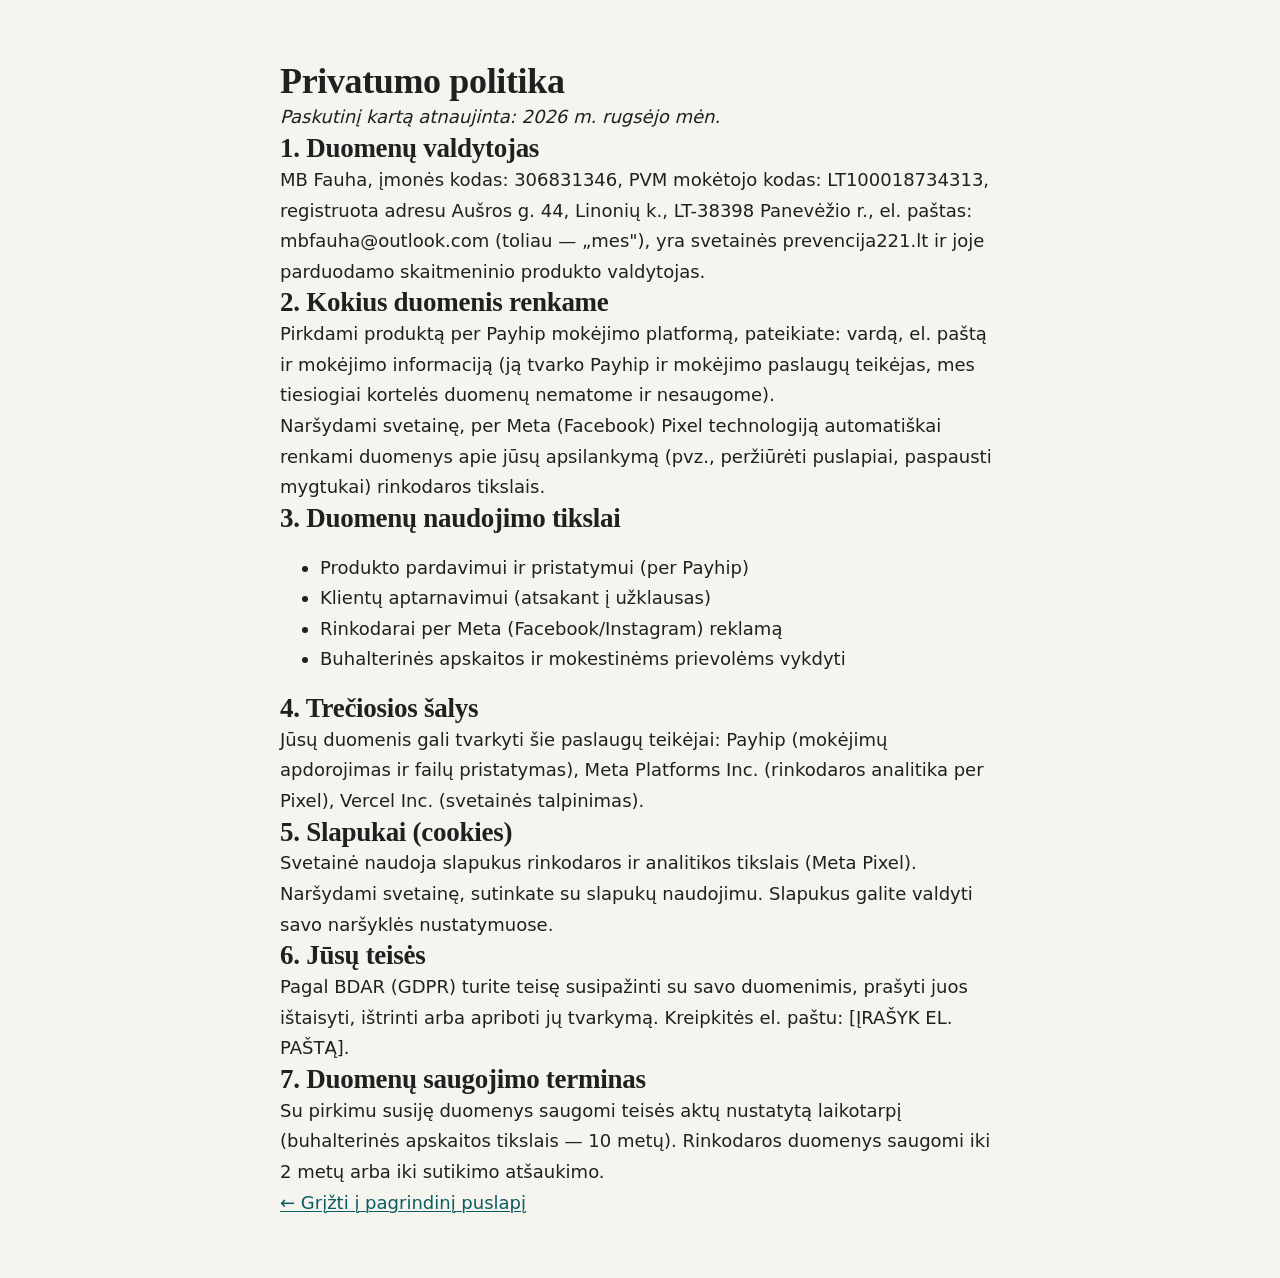
<file: privatumo-politika.html>
<!doctype html>
<html lang="lt" data-theme="light">
<head>
<meta charset="utf-8">
<meta name="viewport" content="width=device-width, initial-scale=1">
<title>Privatumo politika | Prevencija 221</title>
<link rel="stylesheet" href="style.css">
</head>
<body>
<div class="wrap" style="max-width:760px;margin:60px auto;padding:0 20px;line-height:1.7;">

<h1>Privatumo politika</h1>
<p><em>Paskutinį kartą atnaujinta: 2026 m. rugsėjo mėn.</em></p>

<h2>1. Duomenų valdytojas</h2>
<p>MB Fauha, įmonės kodas: 306831346, PVM mokėtojo kodas: LT100018734313, registruota adresu Aušros g. 44, Linonių k., LT-38398 Panevėžio r., el. paštas: mbfauha@outlook.com (toliau — „mes"), yra svetainės prevencija221.lt ir joje parduodamo skaitmeninio produkto valdytojas.</p>

<h2>2. Kokius duomenis renkame</h2>
<p>Pirkdami produktą per Payhip mokėjimo platformą, pateikiate: vardą, el. paštą ir mokėjimo informaciją (ją tvarko Payhip ir mokėjimo paslaugų teikėjas, mes tiesiogiai kortelės duomenų nematome ir nesaugome).</p>
<p>Naršydami svetainę, per Meta (Facebook) Pixel technologiją automatiškai renkami duomenys apie jūsų apsilankymą (pvz., peržiūrėti puslapiai, paspausti mygtukai) rinkodaros tikslais.</p>

<h2>3. Duomenų naudojimo tikslai</h2>
<ul>
<li>Produkto pardavimui ir pristatymui (per Payhip)</li>
<li>Klientų aptarnavimui (atsakant į užklausas)</li>
<li>Rinkodarai per Meta (Facebook/Instagram) reklamą</li>
<li>Buhalterinės apskaitos ir mokestinėms prievolėms vykdyti</li>
</ul>

<h2>4. Trečiosios šalys</h2>
<p>Jūsų duomenis gali tvarkyti šie paslaugų teikėjai: Payhip (mokėjimų apdorojimas ir failų pristatymas), Meta Platforms Inc. (rinkodaros analitika per Pixel), Vercel Inc. (svetainės talpinimas).</p>

<h2>5. Slapukai (cookies)</h2>
<p>Svetainė naudoja slapukus rinkodaros ir analitikos tikslais (Meta Pixel). Naršydami svetainę, sutinkate su slapukų naudojimu. Slapukus galite valdyti savo naršyklės nustatymuose.</p>

<h2>6. Jūsų teisės</h2>
<p>Pagal BDAR (GDPR) turite teisę susipažinti su savo duomenimis, prašyti juos ištaisyti, ištrinti arba apriboti jų tvarkymą. Kreipkitės el. paštu: [ĮRAŠYK EL. PAŠTĄ].</p>

<h2>7. Duomenų saugojimo terminas</h2>
<p>Su pirkimu susiję duomenys saugomi teisės aktų nustatytą laikotarpį (buhalterinės apskaitos tikslais — 10 metų). Rinkodaros duomenys saugomi iki 2 metų arba iki sutikimo atšaukimo.</p>

<p><a href="index.html">← Grįžti į pagrindinį puslapį</a></p>

</div>
</body>
</html>
</file>
<file: style.css>
/* ===== TOKENS ===== */
:root,
[data-theme='light'] {
  --text-xs: clamp(0.75rem, 0.7rem + 0.25vw, 0.875rem);
  --text-sm: clamp(0.875rem, 0.8rem + 0.35vw, 1rem);
  --text-base: clamp(1rem, 0.95rem + 0.25vw, 1.125rem);
  --text-lg: clamp(1.125rem, 1rem + 0.75vw, 1.5rem);
  --text-xl: clamp(1.5rem, 1.2rem + 1.25vw, 2.25rem);
  --text-2xl: clamp(2rem, 1.2rem + 2.5vw, 3.5rem);

  --space-1: 0.25rem;
  --space-2: 0.5rem;
  --space-3: 0.75rem;
  --space-4: 1rem;
  --space-5: 1.25rem;
  --space-6: 1.5rem;
  --space-8: 2rem;
  --space-10: 2.5rem;
  --space-12: 3rem;
  --space-16: 4rem;
  --space-20: 5rem;
  --space-24: 6rem;

  --color-bg: #f6f4ef;
  --color-surface: #fbfaf7;
  --color-surface-2: #efece5;
  --color-border: #d8d3c8;
  --color-divider: #e4e0d7;

  --color-text: #1d211f;
  --color-text-muted: #6a6d68;
  --color-text-faint: #9c9d97;
  --color-text-inverse: #f8f7f3;

  --color-primary: #0b5c60;
  --color-primary-hover: #08464a;
  --color-primary-soft: #e0eae8;

  --color-warn: #8a4a12;
  --color-warn-soft: #f3e8db;

  --radius-sm: 0.375rem;
  --radius-md: 0.5rem;
  --radius-lg: 0.75rem;
  --radius-full: 9999px;

  --shadow-sm: 0 1px 2px oklch(0.2 0.01 80 / 0.07);
  --shadow-md: 0 6px 18px oklch(0.2 0.01 80 / 0.09);
  --shadow-lg: 0 18px 44px oklch(0.2 0.01 80 / 0.14);

  --content-wide: 1200px;
  --content-narrow: 760px;

  --font-display: 'Source Serif 4', Georgia, serif;
  --font-body: 'Satoshi', 'Inter', system-ui, sans-serif;
  --t: 180ms cubic-bezier(0.16, 1, 0.3, 1);
}

[data-theme='dark'] {
  --color-bg: #16181a;
  --color-surface: #1c1f21;
  --color-surface-2: #232628;
  --color-border: #383c3e;
  --color-divider: #2a2e30;
  --color-text: #d4d3cf;
  --color-text-muted: #918f8a;
  --color-text-faint: #6a6864;
  --color-text-inverse: #141618;
  --color-primary: #56a3a8;
  --color-primary-hover: #74bcc1;
  --color-primary-soft: #1f2e30;
  --color-warn: #cf8a4d;
  --color-warn-soft: #2b2520;
  --shadow-sm: 0 1px 2px oklch(0 0 0 / 0.3);
  --shadow-md: 0 6px 18px oklch(0 0 0 / 0.38);
  --shadow-lg: 0 18px 44px oklch(0 0 0 / 0.5);
}

/* ===== BASE ===== */
*,
*::before,
*::after {
  box-sizing: border-box;
}
html {
  scroll-behavior: smooth;
  -webkit-text-size-adjust: 100%;
  scroll-padding-top: 5rem;
}
body {
  margin: 0;
  background: var(--color-bg);
  color: var(--color-text);
  font-family: var(--font-body);
  font-size: var(--text-base);
  line-height: 1.6;
  -webkit-font-smoothing: antialiased;
}
img {
  max-width: 100%;
  height: auto;
  display: block;
}
a {
  color: var(--color-primary);
  text-decoration-thickness: 1px;
  text-underline-offset: 2px;
}
h1,
h2,
h3 {
  font-family: var(--font-display);
  font-weight: 600;
  line-height: 1.18;
  letter-spacing: -0.01em;
  margin: 0;
  text-wrap: balance;
}
p {
  margin: 0;
}
:focus-visible {
  outline: 2px solid var(--color-primary);
  outline-offset: 3px;
  border-radius: 3px;
}
.sr,
.skip {
  position: absolute;
  width: 1px;
  height: 1px;
  overflow: hidden;
  clip-path: inset(50%);
}
.skip:focus {
  position: fixed;
  top: var(--space-2);
  left: var(--space-2);
  width: auto;
  height: auto;
  clip-path: none;
  padding: var(--space-2) var(--space-4);
  background: var(--color-primary);
  color: var(--color-text-inverse);
  z-index: 100;
  border-radius: var(--radius-sm);
}

.wrap {
  width: 100%;
  max-width: var(--content-wide);
  margin-inline: auto;
  padding-inline: clamp(var(--space-4), 4vw, var(--space-10));
}
.wrap-narrow {
  max-width: calc(var(--content-narrow) + 6rem);
}
.center {
  text-align: center;
}
.sec {
  padding-block: clamp(var(--space-16), 8vw, var(--space-24));
  border-top: 1px solid var(--color-divider);
}
.sec-alt {
  background: var(--color-surface-2);
}
.sec-h {
  font-size: var(--text-xl);
  max-width: 22ch;
}
.center .sec-h {
  margin-inline: auto;
}
.sec-lede {
  margin-top: var(--space-4);
  max-width: 62ch;
  color: var(--color-text-muted);
}
.center .sec-lede {
  margin-inline: auto;
}
.eyebrow {
  font-size: var(--text-xs);
  text-transform: uppercase;
  letter-spacing: 0.12em;
  font-weight: 500;
  color: var(--color-primary);
  margin-bottom: var(--space-3);
}
.micro {
  font-size: var(--text-xs);
  color: var(--color-text-muted);
}

/* ===== BUTTONS ===== */
.btn {
  display: inline-flex;
  align-items: center;
  justify-content: center;
  gap: var(--space-2);
  background: var(--color-primary);
  color: var(--color-text-inverse);
  font-family: var(--font-body);
  font-size: var(--text-sm);
  font-weight: 500;
  text-decoration: none;
  padding: var(--space-3) var(--space-6);
  border: 1px solid transparent;
  border-radius: var(--radius-md);
  transition: background var(--t), transform var(--t);
}
.btn:hover {
  background: var(--color-primary-hover);
  transform: translateY(-1px);
}
.btn-lg {
  padding: var(--space-4) var(--space-8);
}
.btn-sm {
  padding: var(--space-2) var(--space-4);
}
.btn-outline {
  background: transparent;
  color: var(--color-primary);
  border-color: var(--color-primary);
}
.btn-outline:hover {
  background: var(--color-primary-soft);
  color: var(--color-primary);
}
.btn-ghost {
  font-size: var(--text-sm);
  color: var(--color-text-muted);
  text-decoration: underline;
  text-decoration-color: var(--color-border);
}
.btn-ghost:hover {
  color: var(--color-text);
}
.icon-btn {
  display: inline-grid;
  place-items: center;
  width: 2.25rem;
  height: 2.25rem;
  border: 1px solid var(--color-border);
  border-radius: var(--radius-md);
  background: transparent;
  color: var(--color-text-muted);
  cursor: pointer;
  transition: color var(--t), border-color var(--t);
}
.icon-btn:hover {
  color: var(--color-text);
  border-color: var(--color-text-faint);
}

/* ===== NUSTATYMO ĮSPĖJIMAS ===== */
.setup-bar {
  background: var(--color-warn-soft);
  color: var(--color-text);
  border-bottom: 1px solid var(--color-warn);
  font-size: var(--text-xs);
  line-height: 1.5;
  padding: var(--space-3) clamp(var(--space-4), 4vw, var(--space-10));
}
.setup-bar code {
  font-family: ui-monospace, 'SFMono-Regular', Menlo, monospace;
  background: color-mix(in oklab, var(--color-warn) 14%, transparent);
  padding: 0 var(--space-1);
  border-radius: 3px;
}
[aria-disabled='true'] {
  cursor: not-allowed;
}

/* ===== HEADER ===== */
.site-head {
  position: sticky;
  top: 0;
  z-index: 40;
  background: color-mix(in oklab, var(--color-bg) 88%, transparent);
  backdrop-filter: blur(10px);
  border-bottom: 1px solid var(--color-divider);
}
.head-in {
  display: flex;
  align-items: center;
  gap: var(--space-6);
  min-height: 4rem;
}
.brand {
  display: inline-flex;
  align-items: center;
  gap: var(--space-2);
  color: var(--color-text);
  text-decoration: none;
  font-weight: 700;
  font-size: var(--text-sm);
  letter-spacing: -0.01em;
}
.brand .mark {
  color: var(--color-primary);
  flex: none;
}
.nav {
  display: flex;
  gap: var(--space-5);
  margin-inline-start: auto;
}
.nav a {
  font-size: var(--text-sm);
  color: var(--color-text-muted);
  text-decoration: none;
}
.nav a:hover {
  color: var(--color-text);
}
.head-act {
  display: flex;
  align-items: center;
  gap: var(--space-3);
}

/* ===== HERO ===== */
.hero {
  padding-block: clamp(var(--space-12), 7vw, var(--space-24));
  overflow: hidden;
}
.hero-in {
  display: grid;
  grid-template-columns: minmax(0, 1.08fr) minmax(0, 0.92fr);
  gap: clamp(var(--space-8), 5vw, var(--space-16));
  align-items: center;
}
.hero h1 {
  font-size: var(--text-2xl);
  max-width: 20ch;
}
.hero .lede {
  margin-top: var(--space-5);
  max-width: 54ch;
  color: var(--color-text-muted);
}
.cta-row {
  display: flex;
  flex-wrap: wrap;
  align-items: center;
  gap: var(--space-5);
  margin-block: var(--space-8) var(--space-4);
}
.center-row {
  justify-content: center;
}
.trust {
  list-style: none;
  display: flex;
  flex-wrap: wrap;
  gap: var(--space-2) var(--space-3);
  margin: var(--space-8) 0 0;
  padding: 0;
}
.trust li {
  font-size: var(--text-xs);
  font-weight: 500;
  color: var(--color-text-muted);
  border: 1px solid var(--color-border);
  border-radius: var(--radius-full);
  padding: var(--space-1) var(--space-3);
}

.hero-vis {
  position: relative;
  min-height: 30rem;
}
.sheet {
  position: absolute;
  margin: 0;
  border: 1px solid var(--color-border);
  border-radius: var(--radius-sm);
  overflow: hidden;
  background: var(--color-surface);
  box-shadow: var(--shadow-lg);
}
.sheet img {
  width: 100%;
}
.sheet-a {
  width: 62%;
  left: 6%;
  top: 0;
  transform: rotate(-2.5deg);
  z-index: 3;
}
.sheet-b {
  width: 56%;
  right: 2%;
  top: 12%;
  transform: rotate(3deg);
  z-index: 2;
}
.sheet-c {
  width: 44%;
  left: 0;
  bottom: 2%;
  transform: rotate(-7deg);
  z-index: 4;
}

/* ===== PROBLEMOS ===== */
.probs {
  list-style: none;
  counter-reset: none;
  margin: var(--space-12) 0 0;
  padding: 0;
  display: grid;
  grid-template-columns: repeat(auto-fit, minmax(16rem, 1fr));
  gap: var(--space-8);
}
.probs li {
  border-top: 2px solid var(--color-primary);
  padding-top: var(--space-4);
}
.probs .num {
  display: block;
  font-family: var(--font-display);
  font-size: var(--text-sm);
  color: var(--color-primary);
  letter-spacing: 0.06em;
}
.probs h3 {
  font-size: var(--text-lg);
  margin-block: var(--space-2) var(--space-3);
}
.probs p {
  color: var(--color-text-muted);
  font-size: var(--text-sm);
}
.callout {
  margin-top: var(--space-12);
  padding: var(--space-5) var(--space-6);
  background: var(--color-warn-soft);
  border-left: 3px solid var(--color-warn);
  border-radius: 0 var(--radius-md) var(--radius-md) 0;
  color: var(--color-text);
  font-size: var(--text-sm);
  max-width: 68ch;
}

/* ===== DOKUMENTAI ===== */
.docs {
  margin-top: var(--space-12);
  display: grid;
  grid-template-columns: repeat(auto-fill, minmax(17rem, 1fr));
  gap: var(--space-4);
}
.doc {
  background: var(--color-surface);
  border: 1px solid var(--color-border);
  border-radius: var(--radius-md);
  padding: var(--space-5);
  display: flex;
  flex-direction: column;
  gap: var(--space-2);
  transition: border-color var(--t), transform var(--t);
}
.doc:hover {
  border-color: var(--color-primary);
  transform: translateY(-2px);
}
.doc .code {
  font-family: var(--font-display);
  font-size: var(--text-xs);
  font-weight: 700;
  letter-spacing: 0.08em;
  color: var(--color-primary);
}
.doc h3 {
  font-size: var(--text-base);
  font-family: var(--font-body);
  font-weight: 700;
  line-height: 1.3;
}
.doc p {
  font-size: var(--text-sm);
  color: var(--color-text-muted);
}
.doc .fmt {
  margin-top: auto;
  padding-top: var(--space-3);
  font-size: var(--text-xs);
  color: var(--color-text-faint);
  letter-spacing: 0.03em;
}
.doc-hi {
  background: var(--color-primary-soft);
  border-color: var(--color-primary);
}

/* ===== GALERIJA ===== */
.gal {
  margin-top: var(--space-12);
  display: grid;
  grid-template-columns: repeat(auto-fill, minmax(13rem, 1fr));
  gap: var(--space-6);
}
.gal figure {
  margin: 0;
}
.gal img {
  border: 1px solid var(--color-border);
  border-radius: var(--radius-sm);
  box-shadow: var(--shadow-sm);
  background: #fff;
  transition: box-shadow var(--t), transform var(--t);
}
.gal figure:hover img {
  box-shadow: var(--shadow-md);
  transform: translateY(-3px);
}
.gal figcaption {
  margin-top: var(--space-3);
  font-size: var(--text-xs);
  color: var(--color-text-muted);
  letter-spacing: 0.03em;
}

/* ===== LENTELĖ ===== */
.tbl-wrap {
  margin-top: var(--space-10);
  overflow-x: auto;
  border: 1px solid var(--color-border);
  border-radius: var(--radius-md);
  background: var(--color-surface);
}
.cmp {
  width: 100%;
  min-width: 46rem;
  border-collapse: collapse;
  font-size: var(--text-sm);
}
.cmp th,
.cmp td {
  text-align: left;
  padding: var(--space-4) var(--space-5);
  border-bottom: 1px solid var(--color-divider);
  vertical-align: top;
}
.cmp thead th {
  font-family: var(--font-body);
  font-size: var(--text-xs);
  font-weight: 700;
  text-transform: uppercase;
  letter-spacing: 0.08em;
  color: var(--color-text-muted);
}
.cmp tbody th {
  font-weight: 500;
  color: var(--color-text);
}
.cmp td {
  color: var(--color-text-muted);
}
.cmp .hi {
  background: var(--color-primary-soft);
  color: var(--color-text);
}
.cmp thead .hi {
  color: var(--color-primary);
}
.cmp tbody tr:last-child th,
.cmp tbody tr:last-child td {
  border-bottom: 0;
}

.scroll-hint {
  display: none;
  margin-top: var(--space-3);
}
@media (max-width: 780px) {
  .scroll-hint {
    display: block;
  }
}

/* ===== KAINOS ===== */
.plans {
  margin-block: var(--space-12) var(--space-6);
  display: grid;
  grid-template-columns: repeat(auto-fit, minmax(19rem, 1fr));
  gap: var(--space-6);
  align-items: start;
  max-width: 56rem;
}
.plan {
  position: relative;
  background: var(--color-surface);
  border: 1px solid var(--color-border);
  border-radius: var(--radius-lg);
  padding: var(--space-8);
  display: flex;
  flex-direction: column;
  gap: var(--space-4);
}
.plan-main {
  border-color: var(--color-primary);
  border-width: 2px;
  box-shadow: var(--shadow-md);
}
.badge {
  position: absolute;
  top: calc(-1 * var(--space-3));
  left: var(--space-8);
  background: var(--color-primary);
  color: var(--color-text-inverse);
  font-size: var(--text-xs);
  font-weight: 500;
  letter-spacing: 0.04em;
  padding: var(--space-1) var(--space-3);
  border-radius: var(--radius-full);
}
.plan h3 {
  font-size: var(--text-lg);
}
.price {
  font-family: var(--font-display);
  font-size: var(--text-sm);
  color: var(--color-text-muted);
}
.price span {
  font-size: var(--text-xl);
  font-weight: 700;
  color: var(--color-text);
  letter-spacing: -0.02em;
  font-variant-numeric: tabular-nums lining-nums;
}
.plan-for {
  font-size: var(--text-sm);
  color: var(--color-text-muted);
}
.ticks {
  list-style: none;
  margin: 0;
  padding: 0;
  display: grid;
  gap: var(--space-2);
  font-size: var(--text-sm);
  border-top: 1px solid var(--color-divider);
  padding-top: var(--space-4);
}
.ticks li {
  padding-left: 1.5rem;
  position: relative;
}
.ticks li::before {
  content: '';
  position: absolute;
  left: 0;
  top: 0.55em;
  width: 0.6rem;
  height: 0.35rem;
  border-left: 2px solid var(--color-primary);
  border-bottom: 2px solid var(--color-primary);
  transform: rotate(-45deg);
}
.plan .btn,
.plan .btn-outline {
  margin-top: var(--space-4);
}

/* ===== NEMOKAMAI ===== */
.free {
  background: var(--color-surface-2);
}
.free-in {
  display: grid;
  grid-template-columns: minmax(0, 1.15fr) minmax(0, 0.85fr);
  gap: clamp(var(--space-8), 5vw, var(--space-16));
  align-items: center;
}
.free .btn-outline {
  margin-top: var(--space-8);
}
.free-vis {
  margin: 0;
}
.free-vis img {
  border: 1px solid var(--color-border);
  border-radius: var(--radius-sm);
  box-shadow: var(--shadow-lg);
  max-width: 22rem;
  margin-inline: auto;
}

/* ===== DUK ===== */
.faq {
  margin-top: var(--space-10);
  max-width: calc(var(--content-narrow) + 4rem);
  border-top: 1px solid var(--color-border);
}
.faq details {
  border-bottom: 1px solid var(--color-border);
}
.faq summary {
  cursor: pointer;
  list-style: none;
  padding: var(--space-5) var(--space-8) var(--space-5) 0;
  font-weight: 500;
  position: relative;
  transition: color var(--t);
}
.faq summary::-webkit-details-marker {
  display: none;
}
.faq summary::after {
  content: '';
  position: absolute;
  right: var(--space-2);
  top: 50%;
  width: 0.6rem;
  height: 0.6rem;
  border-right: 2px solid var(--color-primary);
  border-bottom: 2px solid var(--color-primary);
  transform: translateY(-70%) rotate(45deg);
  transition: transform var(--t);
}
.faq details[open] summary::after {
  transform: translateY(-20%) rotate(225deg);
}
.faq summary:hover {
  color: var(--color-primary);
}
.faq p {
  padding-bottom: var(--space-6);
  padding-right: var(--space-8);
  color: var(--color-text-muted);
  font-size: var(--text-sm);
  max-width: 68ch;
}

/* ===== FINAL + FOOTER ===== */
.final {
  background: var(--color-surface);
}
.site-foot {
  border-top: 1px solid var(--color-divider);
  padding-block: var(--space-12);
  background: var(--color-bg);
}
.foot-in {
  display: grid;
  gap: var(--space-4);
}
.foot-brand {
  display: inline-flex;
  align-items: center;
  gap: var(--space-2);
  font-weight: 700;
  font-size: var(--text-sm);
}
.foot-brand .mark {
  color: var(--color-primary);
}
.disclaimer,
.foot-meta {
  font-size: var(--text-xs);
  color: var(--color-text-muted);
  max-width: 78ch;
}

/* ===== REVEAL ===== */
.rv {
  opacity: 0;
  transform: translateY(14px);
  transition: opacity 600ms ease, transform 600ms cubic-bezier(0.16, 1, 0.3, 1);
}
.rv.in {
  opacity: 1;
  transform: none;
}

/* ===== RESPONSIVE ===== */
@media (max-width: 900px) {
  .hero-in,
  .free-in {
    grid-template-columns: 1fr;
  }
  .hero-vis {
    min-height: 20rem;
    order: -1;
  }
  .sheet-a {
    width: 54%;
  }
  .sheet-b {
    width: 48%;
  }
  .sheet-c {
    width: 42%;
  }
  .nav {
    display: none;
  }
  .brand {
    margin-inline-end: auto;
  }
}
@media (max-width: 560px) {
  .hero-vis {
    min-height: 17rem;
  }
  .brand-txt {
    font-size: var(--text-sm);
  }
  .plan {
    padding: var(--space-6);
  }
  .cta-row {
    gap: var(--space-4);
  }
  .btn-lg {
    width: 100%;
  }
}
@media (prefers-reduced-motion: reduce) {
  html {
    scroll-behavior: auto;
  }
  *,
  *::before,
  *::after {
    transition-duration: 1ms !important;
    animation-duration: 1ms !important;
  }
  .rv {
    opacity: 1;
    transform: none;
  }
}
@media (prefers-color-scheme: dark) {
  :root:not([data-theme]) {
    --color-bg: #16181a;
    --color-surface: #1c1f21;
    --color-surface-2: #232628;
    --color-border: #383c3e;
    --color-divider: #2a2e30;
    --color-text: #d4d3cf;
    --color-text-muted: #918f8a;
    --color-text-faint: #6a6864;
    --color-text-inverse: #141618;
    --color-primary: #56a3a8;
    --color-primary-hover: #74bcc1;
    --color-primary-soft: #1f2e30;
    --color-warn: #cf8a4d;
    --color-warn-soft: #2b2520;
  }
}
</file>
